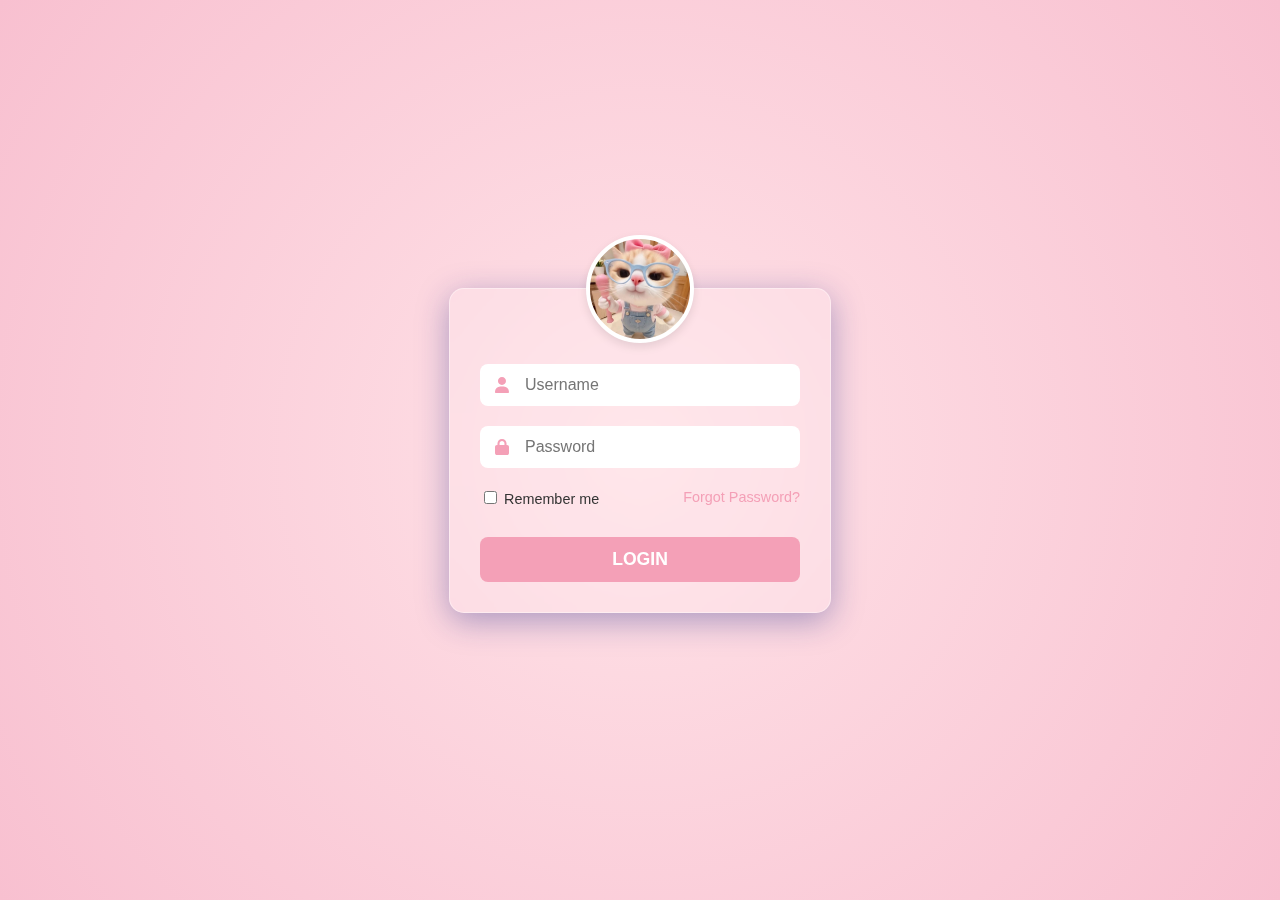
<file: index.html>
<!DOCTYPE html>
<html lang="id">
<head>
    <meta charset="UTF-8">
    <meta name="viewport" content="width=device-width, initial-scale=1.0">
    <title>Aesthetic Login</title>
    <!-- Link Font Awesome untuk Ikon (User, Lock) -->
    <link rel="stylesheet" href="https://cdnjs.cloudflare.com/ajax/libs/font-awesome/6.0.0-beta3/css/all.min.css">
    
    <style>
        /* --- CSS for Aesthetic Look (Glassmorphism & Pink Theme) --- */
        :root {
            --color-pink-primary: #F4A0B7; /* Pink untuk tombol */
            --color-pink-soft: #FFE3E8; /* Pink sangat lembut */
            --color-text: #333333;
            --color-white: #ffffff;
        }

        body {
            font-family: 'Segoe UI', Tahoma, Geneva, Verdana, sans-serif;
            margin: 0;
            padding: 0;
            display: flex;
            justify-content: center;
            align-items: center;
            height: 100vh;
            /* Background Blur Aesthetic */
            background-image: radial-gradient(circle at center, var(--color-pink-soft), #F8C0D0);
            background-size: cover;
            position: relative;
        }

        /* --- Login Card (Glassmorphism Effect) --- */
        .login-card {
            width: 320px;
            padding: 40px 30px 30px;
            border-radius: 15px;
            background: rgba(255, 255, 255, 0.15); /* Transparan */
            box-shadow: 0 8px 32px 0 rgba(31, 38, 135, 0.37);
            backdrop-filter: blur(10px); /* Kunci Efek Blur (Glassmorphism) */
            -webkit-backdrop-filter: blur(10px);
            border: 1px solid rgba(255, 255, 255, 0.4);
            text-align: center;
            position: relative;
            z-index: 10;
        }

        /* --- Avatar Cat (The Circle Image) --- */
        .avatar {
            position: absolute;
            top: 0;
            left: 50%;
            transform: translate(-50%, -50%); /* Geser ke atas 50% dari tingginya sendiri */
            width: 100px;
            height: 100px;
            border-radius: 50%;
            background-color: var(--color-white);
            border: 4px solid var(--color-white);
            box-shadow: 0 4px 10px rgba(0, 0, 0, 0.1);
            overflow: hidden;
            /* Ganti URL di bawah dengan gambar kucing Anda */
            background-image: url('kucing.jpg'); /* Placeholder image */
            background-size: cover;
            background-position: center;
        }

        /* --- Input Fields --- */
        .input-group {
            margin-bottom: 20px;
            position: relative;
        }

        .input-group i {
            position: absolute;
            left: 15px;
            top: 50%;
            transform: translateY(-50%);
            color: var(--color-pink-primary);
        }

        .input-group input {
            width: calc(100% - 60px);
            padding: 12px 15px 12px 45px;
            border: none;
            border-radius: 8px;
            font-size: 16px;
            background-color: var(--color-white);
            outline: none;
            transition: box-shadow 0.3s;
        }

        .input-group input:focus {
            box-shadow: 0 0 0 2px var(--color-pink-primary);
        }

        /* --- Options (Remember Me / Forgot) --- */
        .options {
            display: flex;
            justify-content: space-between;
            align-items: center;
            margin-bottom: 30px;
            font-size: 0.9em;
            color: var(--color-text);
        }

        .forgot-link {
            color: var(--color-pink-primary);
            text-decoration: none;
            transition: opacity 0.3s;
        }

        .forgot-link:hover {
            opacity: 0.8;
        }
        
        /* --- Login Button --- */
        .login-btn {
            width: 100%;
            padding: 12px;
            border: none;
            border-radius: 8px;
            background-color: var(--color-pink-primary);
            color: var(--color-white);
            font-size: 1.1em;
            font-weight: 600;
            cursor: pointer;
            transition: background-color 0.3s, transform 0.1s;
        }

        .login-btn:hover {
            background-color: #E0859F;
        }

        .login-btn:active {
            transform: scale(0.99);
        }

        /* --- Error Message --- */
        #error-message {
            color: #FF0000;
            margin-top: 15px;
            font-size: 0.9em;
            height: 20px; /* Jaga tinggi agar layout tidak bergeser */
        }
    </style>
</head>
<body>

    <div class="login-card">
        <div class="avatar"></div>

        <div id="error-message"></div>

        <form id="login-form">
            <div class="input-group">
                <i class="fas fa-user"></i>
                <input type="text" id="username" placeholder="Username" required>
            </div>

            <div class="input-group">
                <i class="fas fa-lock"></i>
                <input type="password" id="password" placeholder="Password" required>
            </div>

            <div class="options">
                <label>
                    <input type="checkbox" name="remember" style="accent-color: var(--color-pink-primary);"> Remember me
                </label>
                <a href="#" class="forgot-link">Forgot Password?</a>
            </div>

            <button type="submit" class="login-btn">LOGIN</button>
        </form>
    </div>

    <script>
        // --- JavaScript Login Logic ---
        const loginForm = document.getElementById('login-form');
        const usernameInput = document.getElementById('username');
        const passwordInput = document.getElementById('password');
        const errorMessage = document.getElementById('error-message');

        loginForm.addEventListener('submit', function(event) {
            event.preventDefault(); // Mencegah form submit default

            const username = usernameInput.value;
            const password = passwordInput.value;

            // Kredensial yang benar
            const CORRECT_USERNAME = "admin";
            const CORRECT_PASSWORD = "123";

            if (username === CORRECT_USERNAME && password === CORRECT_PASSWORD) {
                // Login Berhasil
                errorMessage.textContent = "";
                // Alihkan ke dashboard.html
                window.location.href = 'dashboard.html';
            } else {
                // Login Gagal
                errorMessage.textContent = "Username atau Password salah!";
                passwordInput.value = ""; // Kosongkan kolom password
            }
        });
    </script>

</body>
</html>
</file>
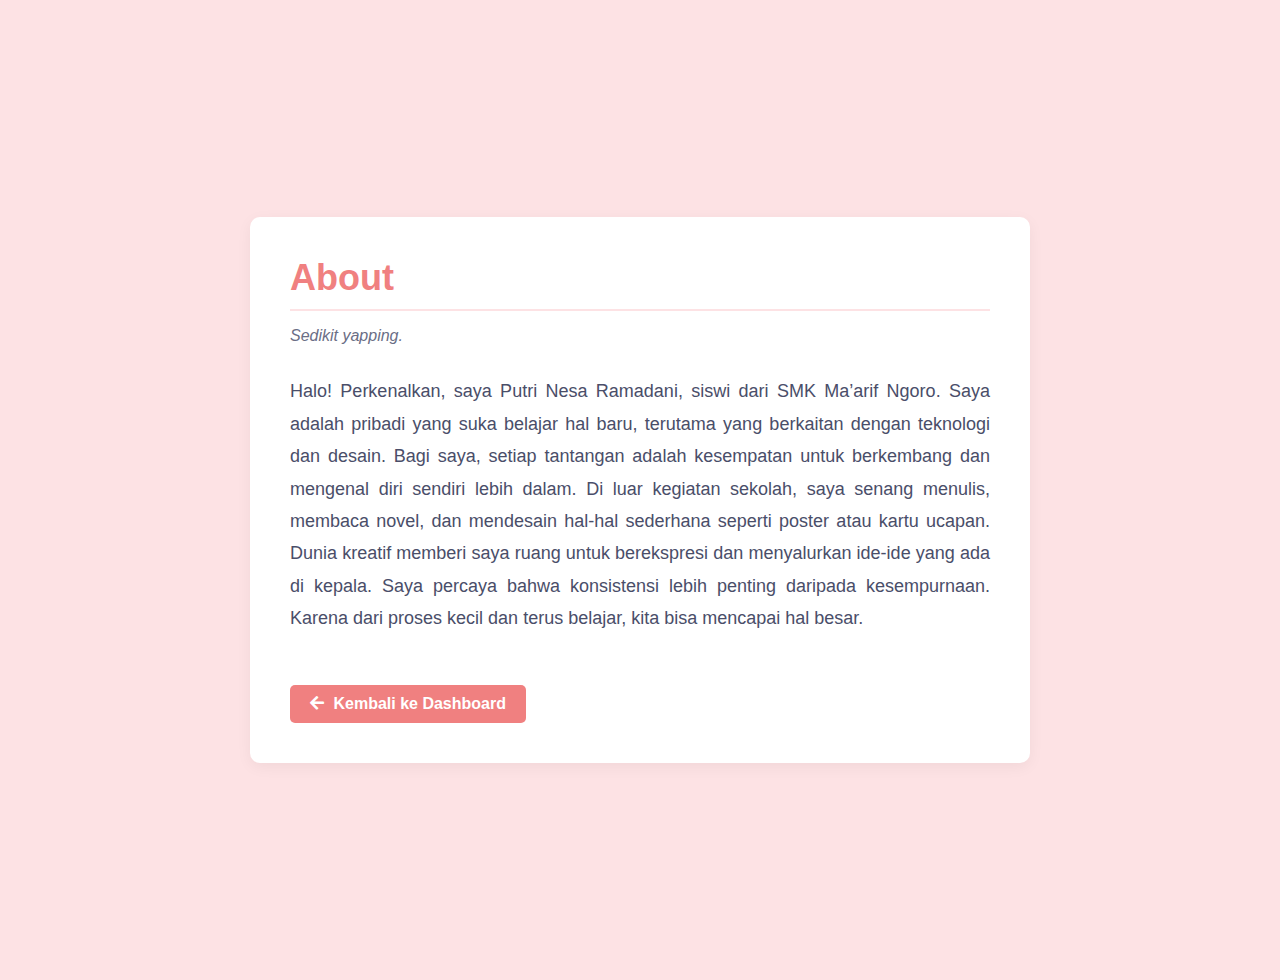
<file: about.html>
<!DOCTYPE html>
<html lang="id">
<head>
    <meta charset="UTF-8">
    <meta name="viewport" content="width=device-width, initial-scale=1.0">
    <title>vialowspender</title>
    <!-- Sertakan Font Awesome -->
    <link rel="stylesheet" href="https://cdnjs.cloudflare.com/ajax/libs/font-awesome/5.15.4/css/all.min.css" />
    <style>
        /* Variabel Warna Aesthetic */
        :root {
            --pink-soft: #FDE2E4;      /* Background utama yang sangat lembut */
            --pink-medium: #F08080;    /* Aksen Pink utama (Light Coral) */
            --text-dark: #4A4E69;      /* Warna teks gelap */
            --text-light: #6A6E85;     /* Warna teks abu-abu lembut */
        }
        
        body {
            margin: 0;
            padding: 0;
            font-family: 'Arial', sans-serif;
            background-color: var(--pink-soft); 
            min-height: 100vh;
            display: flex;
            flex-direction: column;
            justify-content: center;
            align-items: center;
            padding: 40px 20px;
        }

        .content-area {
            width: 100%;
            max-width: 700px;
            background-color: white; /* Area konten utama putih bersih */
            border-radius: 10px;
            box-shadow: 0 4px 15px rgba(0, 0, 0, 0.05);
            padding: 40px;
            text-align: left;
        }

        /* Header / Judul */
        .about-header h1 {
            font-size: 36px;
            color: var(--pink-medium);
            margin: 0 0 10px 0;
            border-bottom: 2px solid var(--pink-soft);
            padding-bottom: 10px;
            font-weight: bold;
        }

        .about-header p {
            font-size: 16px;
            color: var(--text-light);
            margin-bottom: 30px;
            font-style: italic;
        }

        /* Teks Narasi */
        .narrative p {
            font-size: 18px;
            line-height: 1.8;
            color: var(--text-dark);
            margin-bottom: 20px;
            text-align: justify;
        }
        
        .narrative strong {
            color: var(--pink-medium);
            font-weight: bold;
        }

        /* Tombol Kembali */
        .back-link {
            display: inline-block;
            margin-top: 30px;
            padding: 10px 20px;
            text-decoration: none;
            color: white;
            background-color: var(--pink-medium);
            border-radius: 5px;
            transition: background-color 0.3s;
            font-weight: 600;
        }

        .back-link i {
            margin-right: 5px;
        }

        .back-link:hover {
            background-color: #d17070;
        }
    </style>
</head>
<body>

<div class="content-area">
    <header class="about-header">
        <h1>About </h1>
        <p>Sedikit yapping.</p>
    </header>

    <section class="narrative">
        <p>
            Halo! Perkenalkan, saya Putri Nesa Ramadani, siswi dari SMK Ma’arif Ngoro. Saya adalah pribadi yang suka belajar hal baru, terutama yang berkaitan dengan teknologi dan desain. Bagi saya, setiap tantangan adalah kesempatan untuk berkembang dan mengenal diri sendiri lebih dalam.

Di luar kegiatan sekolah, saya senang menulis, membaca novel, dan mendesain hal-hal sederhana seperti poster atau kartu ucapan. Dunia kreatif memberi saya ruang untuk berekspresi dan menyalurkan ide-ide yang ada di kepala.

Saya percaya bahwa konsistensi lebih penting daripada kesempurnaan. Karena dari proses kecil dan terus belajar, kita bisa mencapai hal besar.
        </p>
        
        </p>
    </section>
    
    <a href="dashboard.html" class="back-link">
        <i class="fas fa-arrow-left"></i> Kembali ke Dashboard
    </a>
</div>

</body>
</html>
</file>
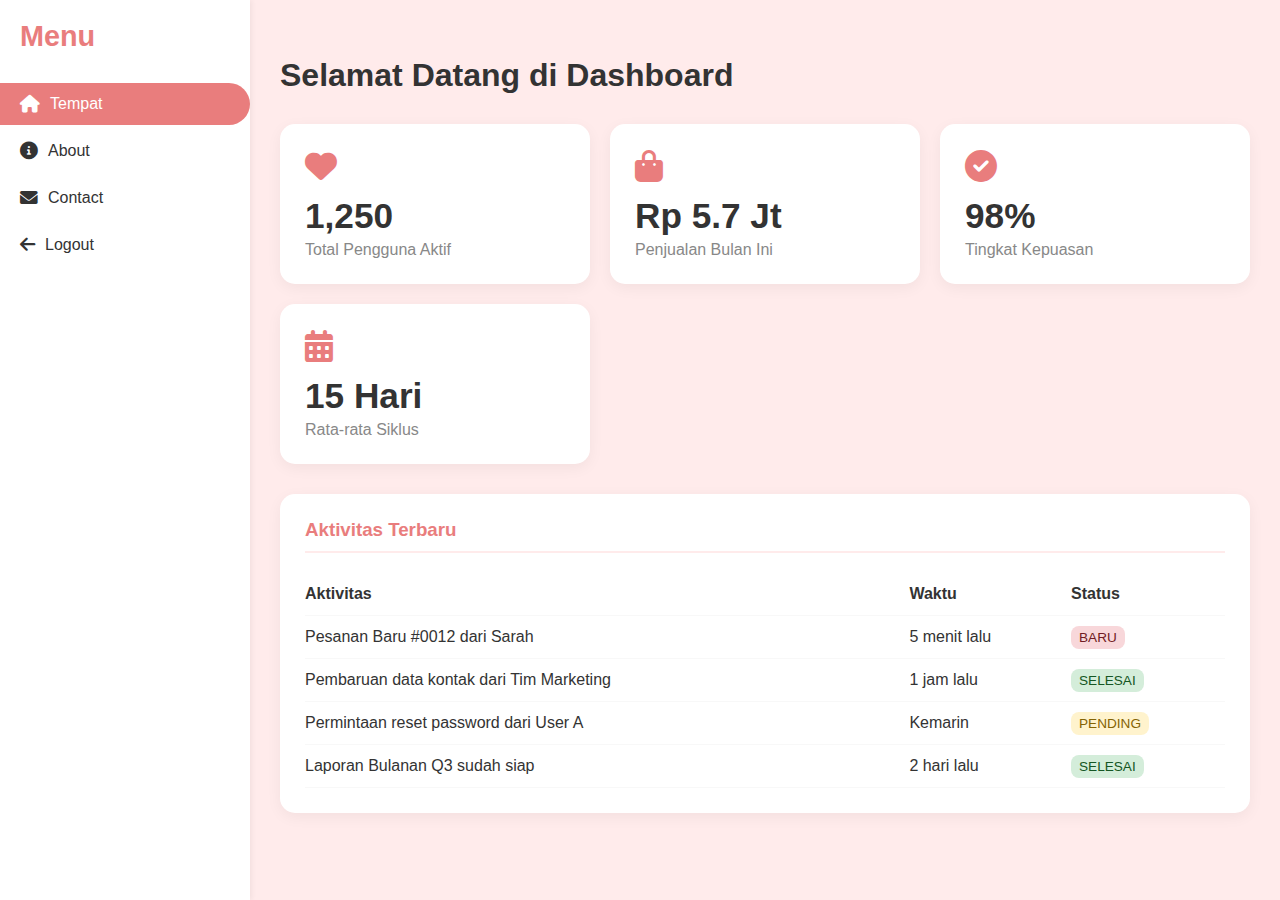
<file: dashboard.html>
<!DOCTYPE html>
<html lang="id">
<head>
    <meta charset="UTF-8">
    <meta name="viewport" content="width=device-width, initial-scale=1.0">
    <title>Dashboard Estetik</title>
    <link rel="stylesheet" href="https://cdnjs.cloudflare.com/ajax/libs/font-awesome/6.0.0-beta3/css/all.min.css">
    <style>
        :root {
            /* Palet Warna */
            --color-primary: #E97D7D; /* Salmon/Coral untuk elemen utama */
            --color-secondary: #FFEBEB; /* Pink pucat untuk background utama */
            --color-text: #333333; /* Warna teks gelap */
            --color-white: #FFFFFF;
            --color-grey-light: #F8F8F8;
            --color-active-bg: #E97D7D;
        }

        body {
            font-family: 'Segoe UI', Tahoma, Geneva, Verdana, sans-serif;
            margin: 0;
            padding: 0;
            display: flex;
            height: 100vh;
            color: var(--color-text);
            background-color: var(--color-secondary); /* Background utama pink pucat */
        }

        /* --- Sidebar Style --- */
        .sidebar {
            width: 250px;
            background-color: var(--color-white);
            box-shadow: 2px 0 5px rgba(0, 0, 0, 0.05);
            display: flex;
            flex-direction: column;
            padding: 20px 0;
            position: relative;
        }

        .sidebar-header {
            padding: 0 20px 30px;
            font-size: 1.8em;
            font-weight: 600;
            color: var(--color-primary);
        }

        .menu-item {
            padding: 12px 20px;
            display: flex;
            align-items: center;
            text-decoration: none;
            color: var(--color-text);
            transition: background-color 0.2s, color 0.2s;
            cursor: pointer;
            margin-bottom: 5px;
        }

        .menu-item i {
            margin-right: 10px;
            font-size: 1.1em;
        }

        .menu-item:hover:not(.active) {
            background-color: var(--color-grey-light);
        }

        .menu-item.active {
            background-color: var(--color-active-bg);
            color: var(--color-white);
            border-radius: 0 50px 50px 0; /* Corner radius agar lebih estetik */
            font-weight: 500;
        }

        .back-link {
            position: absolute;
            bottom: 20px;
            left: 20px;
            color: var(--color-text);
            text-decoration: none;
            font-size: 1em;
            display: flex;
            align-items: center;
        }

        /* --- Main Content Style --- */
        .main-content {
            flex-grow: 1;
            padding: 30px;
            overflow-y: auto;
        }

        .main-header h2 {
            color: var(--color-text);
            font-size: 2em;
            margin-bottom: 30px;
        }

        /* --- Content Widgets/Cards Style (Aesthetic Content) --- */
        .widgets-grid {
            display: grid;
            grid-template-columns: repeat(auto-fit, minmax(250px, 1fr));
            gap: 20px;
            margin-bottom: 30px;
        }

        .widget-card {
            background-color: var(--color-white);
            padding: 25px;
            border-radius: 15px; /* Rounded corners untuk tampilan estetik */
            box-shadow: 0 4px 15px rgba(0, 0, 0, 0.05); /* Shadow lembut */
            transition: transform 0.3s;
        }

        .widget-card:hover {
            transform: translateY(-3px);
            box-shadow: 0 6px 20px rgba(0, 0, 0, 0.1);
        }

        .widget-card .icon {
            font-size: 2em;
            color: var(--color-primary);
            margin-bottom: 10px;
        }

        .widget-card .value {
            font-size: 2.2em;
            font-weight: 700;
            color: var(--color-text);
        }

        .widget-card .label {
            font-size: 1em;
            color: #888;
            margin-top: 5px;
        }

        /* --- Activity Table Style --- */
        .activity-panel {
            background-color: var(--color-white);
            padding: 25px;
            border-radius: 15px;
            box-shadow: 0 4px 15px rgba(0, 0, 0, 0.05);
        }

        .activity-panel h3 {
            color: var(--color-primary);
            margin-top: 0;
            margin-bottom: 20px;
            border-bottom: 2px solid var(--color-secondary);
            padding-bottom: 10px;
        }

        .activity-table {
            width: 100%;
            border-collapse: collapse;
        }

        .activity-table th, .activity-table td {
            text-align: left;
            padding: 12px 0;
            border-bottom: 1px solid var(--color-grey-light);
        }

        .activity-table th {
            font-weight: 600;
            color: var(--color-text);
        }

        .status {
            padding: 4px 8px;
            border-radius: 8px;
            font-size: 0.85em;
            font-weight: 500;
        }
        .status.completed { background-color: #D4EDDA; color: #155724; }
        .status.pending { background-color: #FFF3CD; color: #856404; }
        .status.new { background-color: #F8D7DA; color: #721C24; }
    </style>
</head>
<body>

    <div class="sidebar">
        <div class="sidebar-header">Menu</div>
        
        <a class="menu-item active" href="dashboard.html">
            <i class="fas fa-home"></i> Tempat
        </a>
        <a class="menu-item" href="about.html">
            <i class="fas fa-info-circle"></i> About
        </a>
        <a class="menu-item" href="kontak.html">
            <i class="fas fa-envelope"></i> Contact
        </a>
     <a class="menu-item" href="kontak.html">
            <i class="fas fa-arrow-left"></i> Logout
        </a>
        
    </div>

    <div class="main-content">
        <div class="main-header">
            <h2>Selamat Datang di Dashboard</h2>
        </div>

        <!-- Bagian Konten Estetik - Widget Statistik -->
        <div class="widgets-grid">
            
            <div class="widget-card">
                <div class="icon"><i class="fas fa-heart"></i></div>
                <div class="value">1,250</div>
                <div class="label">Total Pengguna Aktif</div>
            </div>

            <div class="widget-card">
                <div class="icon"><i class="fas fa-shopping-bag"></i></div>
                <div class="value">Rp 5.7 Jt</div>
                <div class="label">Penjualan Bulan Ini</div>
            </div>

            <div class="widget-card">
                <div class="icon"><i class="fas fa-check-circle"></i></div>
                <div class="value">98%</div>
                <div class="label">Tingkat Kepuasan</div>
            </div>
            
            <div class="widget-card">
                <div class="icon"><i class="fas fa-calendar-alt"></i></div>
                <div class="value">15 Hari</div>
                <div class="label">Rata-rata Siklus</div>
            </div>

        </div>

        <!-- Bagian Konten Estetik - Aktivitas Terbaru -->
        <div class="activity-panel">
            <h3>Aktivitas Terbaru</h3>
            <table class="activity-table">
                <thead>
                    <tr>
                        <th>Aktivitas</th>
                        <th>Waktu</th>
                        <th>Status</th>
                    </tr>
                </thead>
                <tbody>
                    <tr>
                        <td>Pesanan Baru #0012 dari Sarah</td>
                        <td>5 menit lalu</td>
                        <td><span class="status new">BARU</span></td>
                    </tr>
                    <tr>
                        <td>Pembaruan data kontak dari Tim Marketing</td>
                        <td>1 jam lalu</td>
                        <td><span class="status completed">SELESAI</span></td>
                    </tr>
                    <tr>
                        <td>Permintaan reset password dari User A</td>
                        <td>Kemarin</td>
                        <td><span class="status pending">PENDING</span></td>
                    </tr>
                    <tr>
                        <td>Laporan Bulanan Q3 sudah siap</td>
                        <td>2 hari lalu</td>
                        <td><span class="status completed">SELESAI</span></td>
                    </tr>
                </tbody>
            </table>
        </div>

    </div>

</body>
</html>
</file>
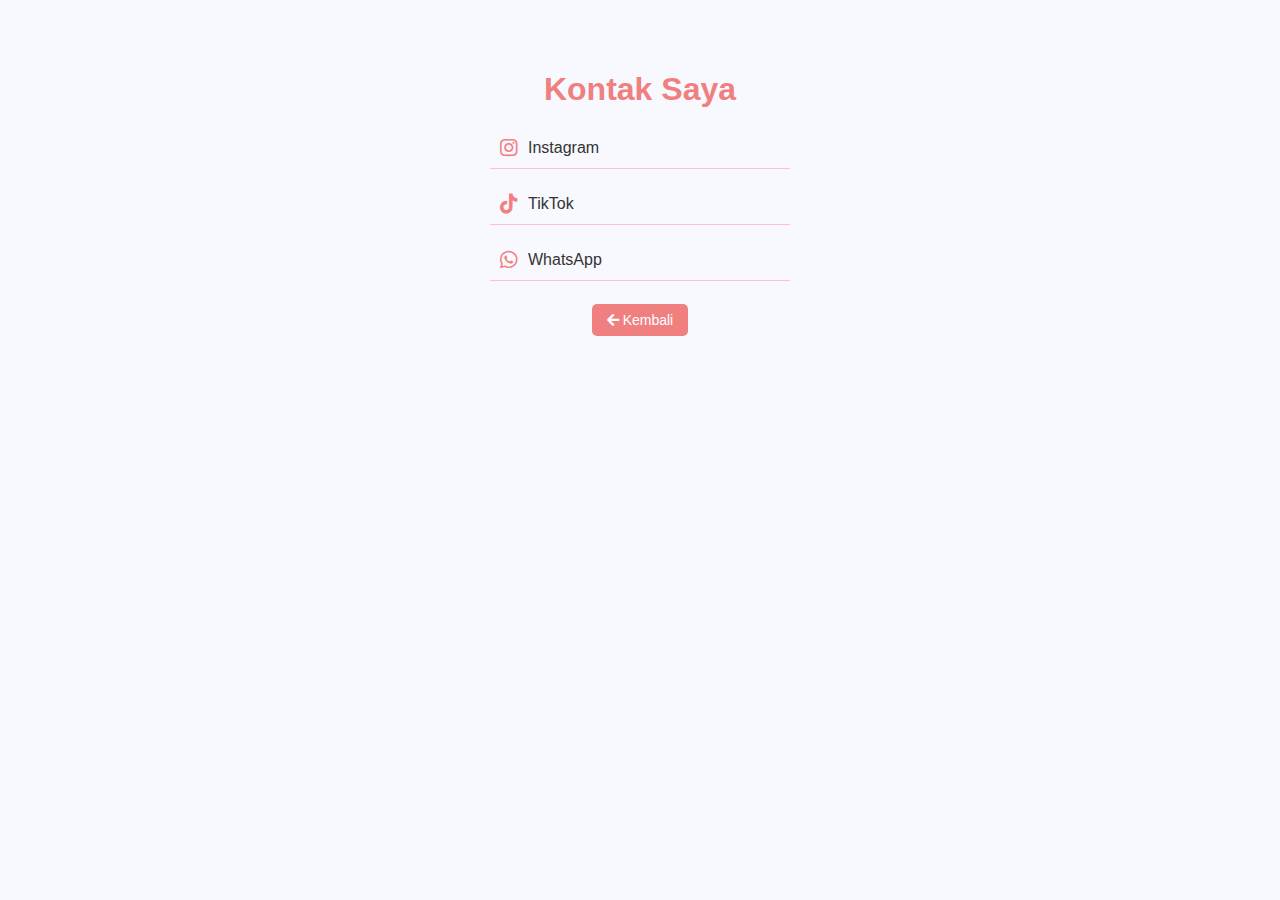
<file: kontak.html>
<!DOCTYPE html>
<html lang="id">
<head>
    <meta charset="UTF-8">
    <meta name="viewport" content="width=device-width, initial-scale=1.0">
    <title>vialowspender</title>
    <!-- Font Awesome untuk ikon sosial media -->
    <link rel="stylesheet" href="https://cdnjs.cloudflare.com/ajax/libs/font-awesome/5.15.4/css/all.min.css" />
    <style>
        body {
            font-family: Arial, sans-serif;
            margin: 0;
            padding: 50px;
            background-color: #F8F8FF; /* Background sangat terang */
            text-align: center;
        }
        
        h1 {
            color: #F08080; /* Pink */
            margin-bottom: 20px;
        }
        
        .contact-list {
            list-style: none;
            padding: 0;
            max-width: 300px;
            margin: 0 auto 30px auto;
        }
        
        .contact-list li {
            margin-bottom: 15px;
            padding: 10px;
            border-bottom: 1px solid #FFC0CB; /* Garis pink tipis */
        }
        
        .contact-list a {
            text-decoration: none;
            color: #333;
            display: flex;
            align-items: center;
            font-size: 16px;
        }
        
        .contact-list i {
            margin-right: 10px;
            color: #F08080; /* Ikon Pink */
            font-size: 20px;
        }
        
        .back-link {
            text-decoration: none;
            color: white;
            background-color: #F08080;
            padding: 8px 15px;
            border-radius: 5px;
            font-size: 14px;
        }
    </style>
</head>
<body>

    <h1>Kontak Saya</h1>

    <ul class="contact-list">
        
        <!-- Instagram (IG) -->
        <li>
            <a href="https://www.instagram.com/iyainiecaaaa?igsh=MThucHR4encxbXVlMA==" target="_blank">
                <i class="fab fa-instagram"></i> 
                Instagram
            </a>
        </li>
        
        <!-- TikTok -->
        <li>
            <a href="https://www.tiktok.com/@itsme_ecaa3?_r=1&_t=ZS-91WtJP3kKS9" target="_blank">
                <i class="fab fa-tiktok"></i>
                TikTok
            </a>
        </li>
        
        <!-- WhatsApp (WA) -->
        <li>
            <a href="https://wa.me/628123456789" target="_blank">
                <i class="fab fa-whatsapp"></i>
                WhatsApp
            </a>
        </li>
        
    </ul>
    
    <a href="dashboard.html" class="back-link">
        <i class="fas fa-arrow-left"></i> Kembali
    </a>

</body>
</html>
</file>
